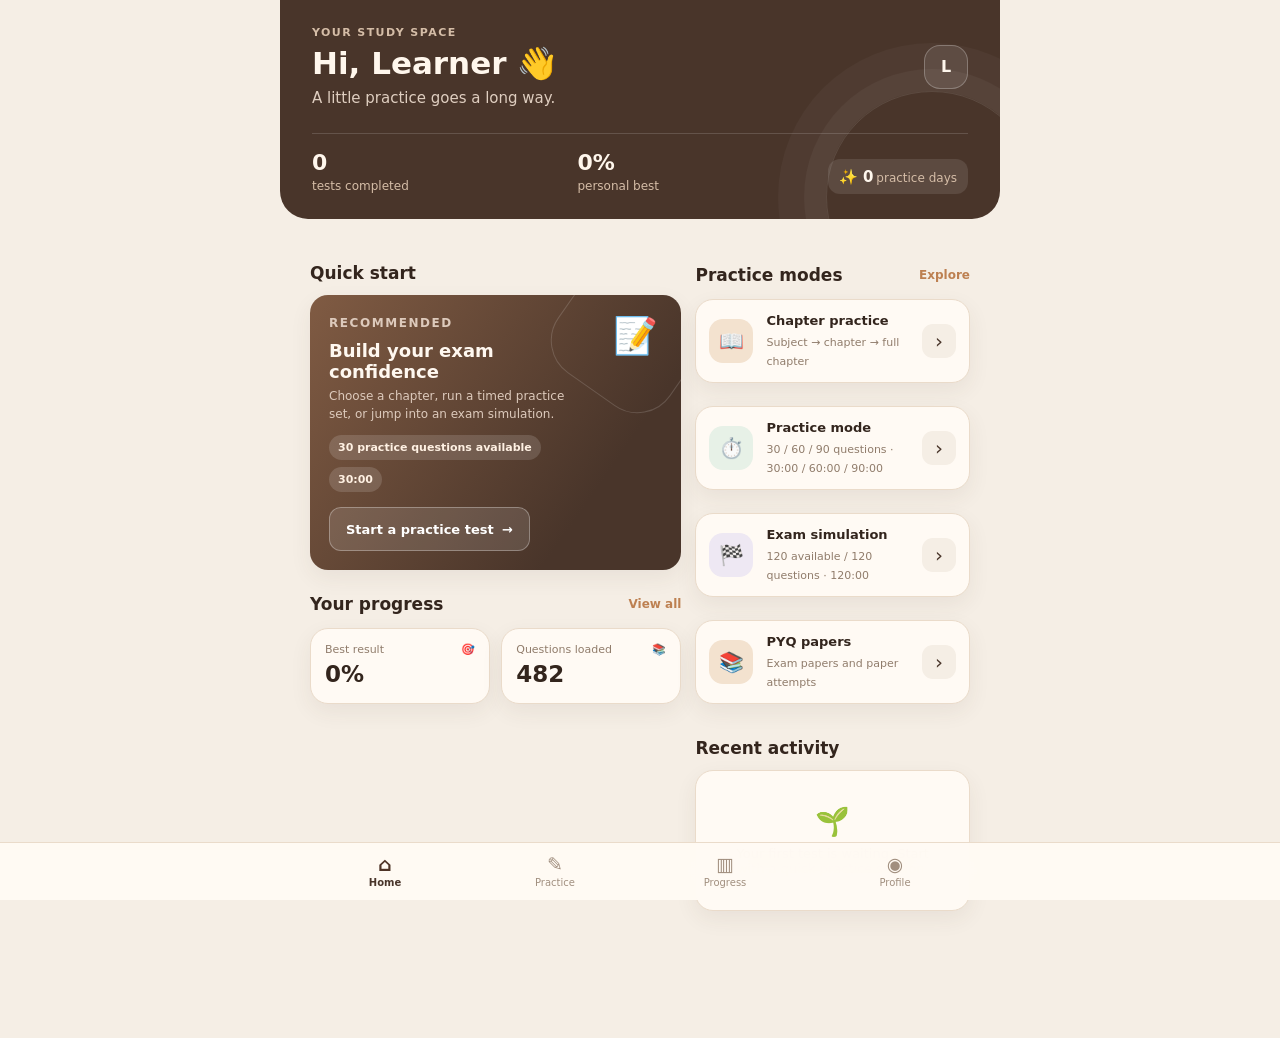
<file: index.html>
<!doctype html>
<html lang="en">
  <head>
    <meta charset="utf-8">
    <meta name="viewport" content="width=device-width, initial-scale=1, viewport-fit=cover">
    <meta name="theme-color" content="#49352a">
    <meta name="description" content="A focused, mobile-first exam practice app.">
    <link rel="manifest" href="./manifest.json">
    <link rel="icon" href="./icon.svg" type="image/svg+xml">
    <title>Exam Practice</title>
    <link rel="stylesheet" href="./styles.css">
    <script src="./config.js"></script>
    <script type="module" src="./app.js?v=1.0.6"></script>
  </head>
  <body>
    <main id="app" aria-live="polite"></main>
  </body>
</html>
</file>
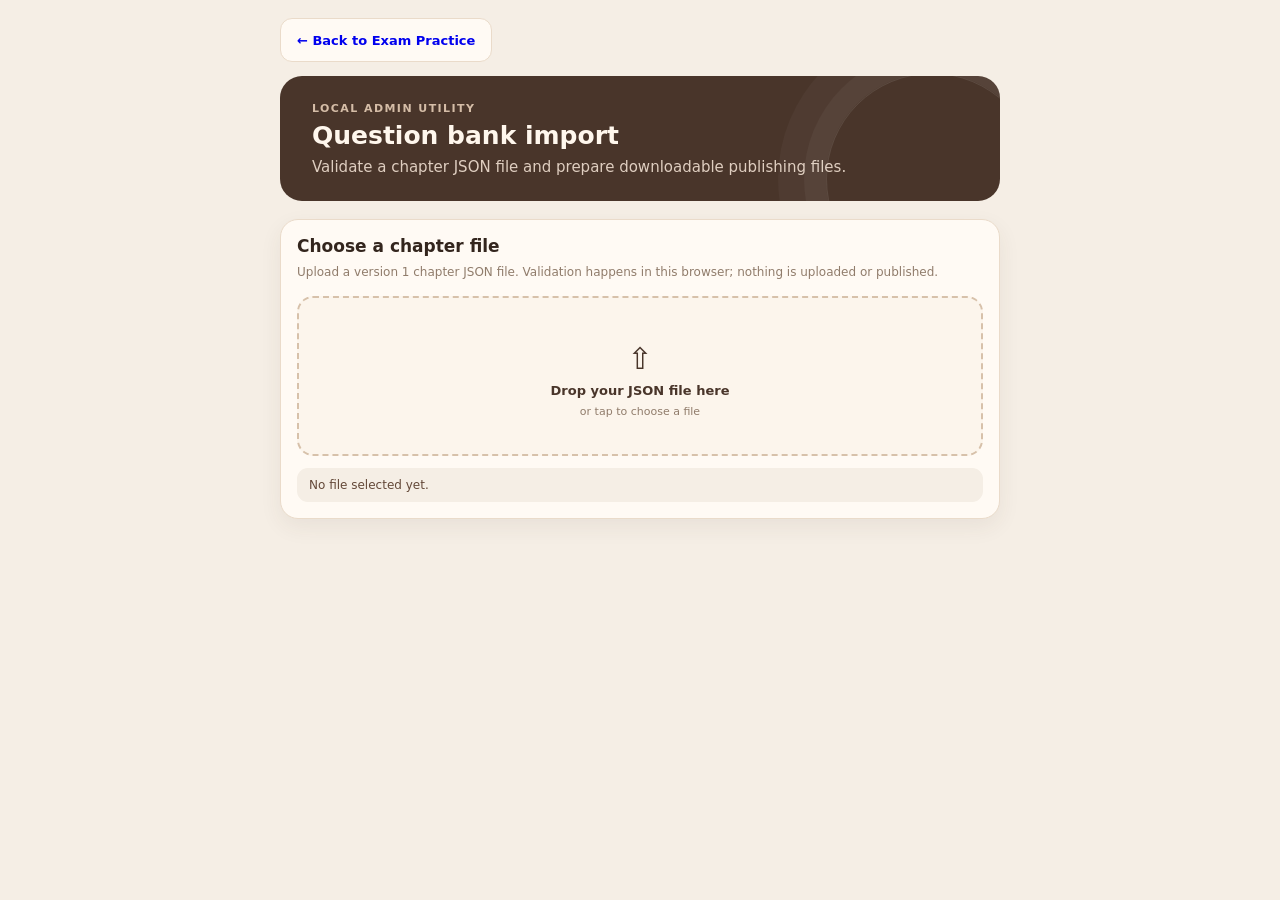
<file: admin/import.html>
<!doctype html>
<html lang="en">
  <head>
    <meta charset="utf-8">
    <meta name="viewport" content="width=device-width, initial-scale=1, viewport-fit=cover">
    <meta name="theme-color" content="#49352a">
    <title>Question Bank Import · Exam Practice</title>
    <link rel="stylesheet" href="../styles.css">
    <link rel="stylesheet" href="./import.css">
    <script src="../config.js"></script>
    <script type="module" src="./import.js"></script>
  </head>
  <body>
    <main class="import-shell">
      <a class="button back-link" href="../index.html">← Back to Exam Practice</a>
      <header class="hero import-hero">
        <p class="eyebrow">Local admin utility</p>
        <h1>Question bank import</h1>
        <p class="hero-copy">Validate a chapter JSON file and prepare downloadable publishing files.</p>
      </header>
      <section class="card">
        <h2>Choose a chapter file</h2>
        <p class="help-copy">Upload a version 1 chapter JSON file. Validation happens in this browser; nothing is uploaded or published.</p>
        <label class="drop-zone" id="drop-zone">
          <input id="chapter-file" type="file" accept=".json,application/json">
          <span class="drop-icon">⇧</span>
          <strong>Drop your JSON file here</strong>
          <span>or tap to choose a file</span>
        </label>
        <div id="validation-status" class="validation-status" role="status">No file selected yet.</div>
        <div id="validation-errors" class="validation-errors hidden"></div>
      </section>
      <section id="preview" class="hidden">
        <div class="section-heading"><h2>Chapter preview</h2><span id="preview-count" class="pill"></span></div>
        <article id="chapter-summary" class="card"></article>
        <div id="question-preview"></div>
        <div class="card publishing-note">
          <strong>Validation is not publication</strong>
          <p>Download these files, add them to the configured question-bank repository, update the catalogue, and publish the changes. A static site cannot securely upload files to GitHub.</p>
        </div>
        <div class="download-actions">
          <button id="download-chapter" class="button button-primary">Download chapter JSON</button>
          <button id="download-catalog" class="button">Download updated index.json</button>
        </div>
      </section>
    </main>
  </body>
</html>
</file>
<file: styles.css>
:root {
  color-scheme: light;
  --bg: #f5eee5;
  --surface: #fffaf4;
  --line: #eadbca;
  --ink: #33251d;
  --muted: #907c6b;
  --brown: #49352a;
  --brown-soft: #634838;
  --accent: #bd8051;
  --accent-light: #f3e2cf;
  --green: #4c805d;
  --green-light: #e7f1e7;
  --red: #bd6050;
  --red-light: #f8e9e4;
  --purple: #82649a;
  --shadow: 0 8px 22px rgb(74 52 38 / 7%);
  font-family: system-ui, -apple-system, "Segoe UI", sans-serif;
  font-synthesis: none;
  text-rendering: optimizeLegibility;
}
@media (max-width: 380px) {
  .bank-status { align-items: flex-start; flex-direction: column; }
  .bank-status .button { width: 100%; }
}

* { box-sizing: border-box; }
body {
  margin: 0;
  min-width: 320px;
  min-height: 100vh;
  background: var(--bg);
  color: var(--ink);
}
button, input { font: inherit; }
button { color: inherit; }
button:focus-visible, input:focus-visible {
  outline: 3px solid #d69b6a;
  outline-offset: 2px;
}
#app {
  width: min(100%, 720px);
  min-height: 100vh;
  margin: 0 auto;
  padding-bottom: calc(91px + env(safe-area-inset-bottom, 0px));
}
.page { padding: 0 20px 24px; }
.hero {
  position: relative;
  overflow: hidden;
  margin: 0 -20px 22px;
  padding: calc(26px + env(safe-area-inset-top, 0px)) 22px 25px;
  color: #fff7ed;
  background: var(--brown);
  border-radius: 0 0 28px 28px;
}
.hero::after {
  position: absolute;
  right: -38px;
  bottom: -84px;
  width: 210px;
  height: 210px;
  border: 1px solid rgb(255 255 255 / 10%);
  border-radius: 50%;
  box-shadow: 0 0 0 22px rgb(255 255 255 / 4%), 0 0 0 48px rgb(255 255 255 / 3%);
  content: "";
}
.hero-top, .row, .section-heading, .test-head, .bottom-actions, .profile-row {
  display: flex;
  align-items: center;
  justify-content: space-between;
  gap: 12px;
}
.eyebrow {
  margin: 0 0 6px;
  color: var(--muted);
  font-size: 11px;
  font-weight: 700;
  letter-spacing: .13em;
  text-transform: uppercase;
}
.hero .eyebrow { color: #d5bda7; }
h1, h2, h3, p { margin-top: 0; }
h1, h2, h3 { font-family: system-ui, -apple-system, "Segoe UI", sans-serif; }
.hero h1 { max-width: 350px; margin-bottom: 7px; font-size: 27px; line-height: 1.2; }
.hero-copy { margin: 0; color: #dfcec0; font-size: 14px; }
.avatar-button {
  z-index: 1;
  display: grid;
  width: 44px;
  height: 44px;
  flex: 0 0 44px;
  place-items: center;
  border: 1px solid rgb(255 255 255 / 25%);
  border-radius: 16px;
  color: #fff7ed;
  background: rgb(255 255 255 / 9%);
  font-size: 16px;
  font-weight: 700;
}
.hero-progress {
  position: relative;
  z-index: 1;
  display: flex;
  align-items: end;
  justify-content: space-between;
  gap: 16px;
  margin-top: 26px;
  padding-top: 16px;
  border-top: 1px solid rgb(255 255 255 / 15%);
}
.hero-progress strong { display: block; font: 800 22px system-ui, sans-serif; }
.hero-progress span { color: #d5bda7; font-size: 12px; }
.streak { padding: 8px 11px; border-radius: 12px; background: rgb(255 255 255 / 10%); }
.streak strong { display: inline; margin-right: 3px; font-size: 15px; }
.section-heading { margin: 23px 0 12px; }
.section-heading h2 { margin: 0; font-size: 17px; }
.section-heading button {
  padding: 5px 0;
  border: 0;
  color: var(--accent);
  background: transparent;
  font-size: 12px;
  font-weight: 700;
}
.card {
  margin-bottom: 12px;
  padding: 16px;
  border: 1px solid var(--line);
  border-radius: 18px;
  background: var(--surface);
  box-shadow: var(--shadow);
}
.primary-card {
  position: relative;
  overflow: hidden;
  padding: 19px;
  border: 0;
  color: #fff8f0;
  background: linear-gradient(125deg, #805b43, #49352a 75%);
}
.primary-card::after {
  position: absolute;
  top: -30px;
  right: -18px;
  width: 135px;
  height: 135px;
  border: 1px solid rgb(255 255 255 / 15%);
  border-radius: 40px;
  content: "";
  transform: rotate(35deg);
}
.primary-card .card-content { position: relative; z-index: 1; max-width: 73%; }
.primary-card h3 { margin: 8px 0 5px; font-size: 18px; }
.primary-card p { margin: 0; color: #ddcabc; font-size: 12px; line-height: 1.5; }
.primary-card .card-icon { position: absolute; top: 20px; right: 23px; font-size: 36px; }
.pill-row { display: flex; flex-wrap: wrap; gap: 7px; margin-top: 12px; }
.pill {
  display: inline-flex;
  align-items: center;
  min-height: 25px;
  padding: 4px 9px;
  border-radius: 99px;
  color: var(--brown-soft);
  background: var(--accent-light);
  font-size: 11px;
  font-weight: 600;
}
.primary-card .pill { color: #fff1e3; background: rgb(255 255 255 / 14%); }
.button {
  display: inline-flex;
  min-height: 44px;
  align-items: center;
  justify-content: center;
  gap: 8px;
  padding: 0 16px;
  border: 1px solid var(--line);
  border-radius: 12px;
  background: var(--surface);
  font-size: 13px;
  font-weight: 700;
  cursor: pointer;
  transition: transform .15s ease, background .15s ease;
}
.button:active { transform: scale(.98); }
.button-primary { border-color: var(--brown); color: white; background: var(--brown); }
.button-light { border-color: rgb(255 255 255 / 30%); color: white; background: rgb(255 255 255 / 12%); }
.button-full { width: 100%; }
.primary-card .button { margin-top: 15px; }
.stats-grid { display: grid; grid-template-columns: repeat(2, 1fr); gap: 11px; }
.stat-card { margin: 0; padding: 14px; }
.stat-card span { display: block; color: var(--muted); font-size: 11px; }
.stat-card strong { display: block; margin: 5px 0 2px; font: 800 23px system-ui, sans-serif; }
.stat-card small { display: block; margin-top: 5px; color: var(--muted); font-size: 10px; line-height: 1.4; }
.stat-icon { float: right; font-size: 19px; }
.mode-list { display: grid; gap: 10px; }
.mode-card { display: flex; align-items: center; gap: 13px; padding: 13px; }
.mode-icon {
  display: grid;
  width: 44px;
  height: 44px;
  flex: 0 0 44px;
  place-items: center;
  border-radius: 14px;
  background: var(--accent-light);
  font-size: 20px;
}
.mode-icon.green { background: var(--green-light); }
.mode-icon.purple { background: #eee8f3; }
.mode-copy { min-width: 0; flex: 1; }
.mode-copy strong { display: block; margin-bottom: 3px; font-size: 13px; }
.mode-copy span { color: var(--muted); font-size: 11px; }
.arrow-button {
  display: grid;
  width: 34px;
  height: 34px;
  flex: 0 0 34px;
  place-items: center;
  border: 0;
  border-radius: 11px;
  color: var(--brown);
  background: #f5eee5;
  font-size: 20px;
}
.chapter-card { display: flex; align-items: center; gap: 13px; }
.chapter-card .mode-copy span { display: block; }
.chapter-progress { height: 5px; margin-top: 9px; overflow: hidden; border-radius: 8px; background: #efe6db; }
.chapter-progress i { display: block; height: 100%; border-radius: inherit; background: var(--green); }
.empty-state { padding: 18px; color: var(--muted); text-align: center; font-size: 13px; }
.empty-state .empty-icon { display: block; margin-bottom: 8px; font-size: 28px; }
.recent-row { display: flex; align-items: center; gap: 12px; padding: 11px 0; border-top: 1px solid var(--line); }
.recent-row:first-child { border-top: 0; }
.recent-icon { display: grid; width: 38px; height: 38px; place-items: center; border-radius: 12px; background: var(--accent-light); }
.recent-copy { min-width: 0; flex: 1; }
.recent-copy strong { display: block; overflow: hidden; font-size: 12px; text-overflow: ellipsis; white-space: nowrap; }
.recent-copy span, .recent-score span { color: var(--muted); font-size: 11px; }
.recent-score { text-align: right; }
.recent-score strong { display: block; font: 700 14px system-ui, sans-serif; }
.tabbar {
  position: fixed;
  z-index: 10;
  right: 0;
  bottom: 0;
  left: 0;
  display: flex;
  justify-content: center;
  padding: 8px 10px calc(8px + env(safe-area-inset-bottom, 0px));
  border-top: 1px solid var(--line);
  background: rgb(255 250 244 / 96%);
  backdrop-filter: blur(16px);
}
.tabbar-inner { display: grid; width: min(100%, 680px); grid-template-columns: repeat(4, 1fr); }
.tab-button {
  display: grid;
  justify-items: center;
  gap: 3px;
  padding: 4px 0;
  border: 0;
  color: #a18f7f;
  background: transparent;
  font-size: 10px;
}
.tab-button .tab-icon { font-size: 19px; line-height: 1; }
.tab-button.active { color: var(--brown); font-weight: 700; }
.tab-button.active .tab-icon { filter: saturate(1.3); }
.page-title { margin: 25px 0 16px; font-size: 22px; }
.page-subtitle { margin: -9px 0 20px; color: var(--muted); font-size: 13px; }
.chapter-list { display: grid; gap: 10px; }
.subject-heading { margin: 17px 2px 8px; color: var(--muted); font-size: 12px; letter-spacing: .08em; text-transform: uppercase; }
.bank-status { display: flex; align-items: center; justify-content: space-between; gap: 12px; margin: 12px 0 16px; color: var(--muted); font-size: 11px; }
.bank-status .button { min-height: 36px; flex: 0 0 auto; padding: 0 11px; font-size: 10px; }
.availability-note { padding: 10px 12px; border-radius: 11px; color: var(--brown-soft) !important; background: var(--accent-light); }
.developer-credit { margin: 8px 0 18px; color: var(--muted); text-align: center; font-size: 11px; }
.button:disabled, .arrow-button:disabled { opacity: .45; cursor: not-allowed; }
.chapter-list-card { display: flex; align-items: center; gap: 12px; padding: 14px; }
.chapter-number {
  display: grid;
  width: 40px;
  height: 40px;
  flex: 0 0 40px;
  place-items: center;
  border-radius: 13px;
  color: var(--brown);
  background: var(--accent-light);
  font: 700 13px system-ui, sans-serif;
}
.chapter-list-card .mode-copy strong { font-size: 12px; }
.chapter-list-card .mode-copy span { font-size: 10px; }
.test-screen { min-height: 100vh; padding-bottom: calc(100px + env(safe-area-inset-bottom, 0px)); }
.test-header {
  padding: calc(14px + env(safe-area-inset-top, 0px)) 20px 13px;
  color: #fff8f0;
  background: var(--brown);
}
.test-head { justify-content: flex-start; }
.back-button {
  display: grid;
  width: 38px;
  height: 38px;
  flex: 0 0 38px;
  place-items: center;
  border: 1px solid rgb(255 255 255 / 20%);
  border-radius: 12px;
  color: #fff8f0;
  background: rgb(255 255 255 / 8%);
  font-size: 19px;
}
.test-name { min-width: 0; flex: 1; }
.test-name strong { display: block; overflow: hidden; font-size: 13px; text-overflow: ellipsis; white-space: nowrap; }
.test-name span { color: #d7c5b6; font-size: 10px; }
.timer {
  min-width: 68px;
  padding: 6px 8px;
  border-radius: 10px;
  color: var(--ink);
  background: #fffaf4;
  text-align: center;
}
.timer span { display: block; color: var(--muted); font-size: 9px; }
.timer strong { font: 700 14px system-ui, sans-serif; font-variant-numeric: tabular-nums; }
.timer.urgent { color: var(--red); }
.test-meta { display: flex; justify-content: space-between; align-items: center; padding: 12px 20px; background: #f0e4d6; font-size: 11px; }
.test-meta strong { font-size: 12px; }
.test-content { padding: 18px 20px 24px; }
.question-progress { height: 5px; margin-bottom: 18px; overflow: hidden; border-radius: 5px; background: #e8dbcb; }
.question-progress i { display: block; height: 100%; background: var(--accent); transition: width .2s ease; }
.question-label { margin: 0 0 11px; color: var(--muted); font-size: 11px; font-weight: 700; letter-spacing: .06em; text-transform: uppercase; }
.question-text { margin: 0 0 22px; font: 700 19px/1.45 system-ui, sans-serif; }
.option-list { display: grid; gap: 10px; }
.option {
  display: flex;
  min-height: 54px;
  align-items: center;
  gap: 12px;
  padding: 12px;
  border: 1.5px solid var(--line);
  border-radius: 14px;
  background: var(--surface);
  text-align: left;
  font-size: 13px;
  line-height: 1.45;
  cursor: pointer;
}
.option.selected { border-color: var(--accent); background: #f8eddf; }
.option-letter {
  display: grid;
  width: 27px;
  height: 27px;
  flex: 0 0 27px;
  place-items: center;
  border: 1px solid #dbc8b4;
  border-radius: 9px;
  color: var(--muted);
  font-size: 11px;
  font-weight: 700;
}
.option.selected .option-letter { border-color: var(--accent); color: white; background: var(--accent); }
.test-tools { display: flex; align-items: center; justify-content: space-between; gap: 9px; margin-top: 23px; }
.test-tools .button { min-height: 40px; padding: 0 11px; font-size: 11px; }
.review-button { color: var(--purple); background: #f4eff7; }
.bottom-actions {
  position: fixed;
  z-index: 4;
  right: 0;
  bottom: 0;
  left: 0;
  padding: 10px 20px calc(10px + env(safe-area-inset-bottom, 0px));
  border-top: 1px solid var(--line);
  background: rgb(255 250 244 / 97%);
  backdrop-filter: blur(14px);
}
.bottom-actions > div { display: flex; width: min(100%, 680px); justify-content: space-between; gap: 10px; margin: auto; }
.bottom-actions .button { min-height: 43px; }
.palette-overlay, .modal-overlay {
  position: fixed;
  z-index: 20;
  inset: 0;
  display: flex;
  justify-content: center;
  background: rgb(33 24 18 / 50%);
}
.palette-overlay { align-items: end; }
.palette-sheet {
  width: min(100%, 720px);
  max-height: 82vh;
  overflow: auto;
  padding: 22px 20px calc(25px + env(safe-area-inset-bottom, 0px));
  border-radius: 24px 24px 0 0;
  background: var(--surface);
}
.palette-sheet h2 { margin: 0; font-size: 18px; }
.palette-sheet p { margin: 5px 0 14px; color: var(--muted); font-size: 12px; }
.palette-grid { display: grid; grid-template-columns: repeat(5, 1fr); gap: 9px; margin: 15px 0; }
.palette-number {
  min-height: 43px;
  border: 1px solid var(--line);
  border-radius: 12px;
  background: #f4ede4;
  font-size: 12px;
  font-weight: 700;
}
.palette-number.answered { border-color: var(--green); color: white; background: var(--green); }
.palette-number.marked { border-color: var(--purple); color: white; background: var(--purple); }
.palette-number.current { outline: 3px solid #e3ae73; outline-offset: 1px; }
.modal-overlay { align-items: center; padding: 20px; }
.modal {
  width: min(100%, 410px);
  padding: 21px;
  border-radius: 20px;
  background: var(--surface);
  box-shadow: 0 20px 60px rgb(0 0 0 / 20%);
}
.modal h2 { margin: 0 0 8px; font-size: 19px; }
.modal p { margin-bottom: 14px; color: var(--muted); font-size: 12px; line-height: 1.55; }
.modal .button + .button { margin-top: 8px; }
.instruction-list { margin: 0 0 15px; padding-left: 18px; color: var(--muted); font-size: 12px; line-height: 1.7; }
.result-score {
  padding: 21px 15px;
  text-align: center;
  background: linear-gradient(135deg, #f4e6d5, #fffaf4);
}
.result-score strong { display: block; font: 800 40px system-ui, sans-serif; }
.result-score span { color: var(--muted); font-size: 12px; }
.result-grade { display: inline-block; margin-top: 8px; padding: 4px 10px; border-radius: 99px; color: var(--green); background: var(--green-light); font-size: 11px; font-weight: 700; }
.result-stats { display: grid; grid-template-columns: repeat(3, 1fr); gap: 8px; }
.result-stats div { padding: 11px 4px; border-radius: 12px; background: #f5eee5; text-align: center; }
.result-stats strong { display: block; font-size: 16px; }
.result-stats span { color: var(--muted); font-size: 10px; }
.review-card { padding: 14px; }
.review-navigation { display: flex; align-items: center; justify-content: space-between; gap: 10px; margin: 0 0 10px; }
.review-navigation span { color: var(--muted); font-size: 11px; }
.review-navigation .button { min-height: 38px; }
.review-card h3 { margin: 0 0 11px; font-size: 13px; line-height: 1.5; }
.review-answer { margin: 5px 0; padding: 8px 10px; border: 1px solid var(--line); border-radius: 10px; font-size: 11px; }
.review-answer.correct { border-color: #a7c9a8; background: var(--green-light); }
.review-answer.incorrect { border-color: #e2b3a9; background: var(--red-light); }
.review-explanation { margin: 10px 0 0; color: var(--muted); font-size: 11px; line-height: 1.5; }
.chart { display: flex; height: 160px; align-items: end; gap: 8px; padding: 15px 0 0; border-bottom: 1px solid var(--line); }
.chart-column { display: flex; height: 100%; flex: 1; flex-direction: column; justify-content: end; align-items: center; gap: 6px; }
.chart-bar { width: min(24px, 65%); min-height: 4px; border-radius: 7px 7px 2px 2px; background: var(--accent); }
.chart-column span { color: var(--muted); font-size: 9px; }
.profile-card { display: flex; align-items: center; gap: 14px; }
.profile-photo-control { position: relative; width: 64px; height: 64px; flex: 0 0 64px; }
.profile-avatar-image, .profile-avatar {
  display: grid;
  width: 64px;
  height: 64px;
  place-items: center;
  overflow: hidden;
  border-radius: 50%;
  object-fit: cover;
}
.profile-avatar { color: white; background: var(--brown); font: 700 20px system-ui, sans-serif; }
.is-hidden { display: none !important; }
.photo-upload-button {
  position: absolute;
  right: -3px;
  bottom: -3px;
  display: grid;
  width: 27px;
  height: 27px;
  place-items: center;
  border: 2px solid var(--surface);
  border-radius: 50%;
  color: white;
  background: var(--accent);
  font-size: 19px;
  font-weight: 700;
  line-height: 1;
  cursor: pointer;
}
.photo-upload-button:focus-visible { outline: 3px solid #d69b6a; outline-offset: 2px; }
.visually-hidden {
  position: absolute;
  width: 1px;
  height: 1px;
  overflow: hidden;
  clip: rect(0, 0, 0, 0);
  clip-path: inset(50%);
  white-space: nowrap;
}
.profile-card h2 { margin: 0 0 3px; font-size: 15px; }
.profile-card p { margin: 0; color: var(--muted); font-size: 11px; }
.input-label { display: block; margin: 16px 0 7px; font-size: 12px; font-weight: 700; }
.text-input { width: 100%; min-height: 45px; padding: 0 12px; border: 1px solid var(--line); border-radius: 12px; color: var(--ink); background: #fffdf9; }
.profile-row { padding: 12px 0; border-bottom: 1px solid var(--line); }
.profile-row:last-child { border-bottom: 0; }
.profile-row span { color: var(--muted); font-size: 12px; }
.profile-row strong { font-size: 12px; }
.button-danger { border-color: #e2b3a9; color: var(--red); background: #fff9f7; }
.toast {
  position: fixed;
  z-index: 30;
  right: 20px;
  bottom: calc(85px + env(safe-area-inset-bottom, 0px));
  left: 20px;
  width: fit-content;
  max-width: calc(100% - 40px);
  margin: 0 auto;
  padding: 11px 15px;
  border-radius: 12px;
  color: white;
  background: var(--brown);
  box-shadow: var(--shadow);
  font-size: 12px;
}
.hidden { display: none !important; }

@media (min-width: 640px) {
  .page { padding-right: 30px; padding-left: 30px; }
  .hero { margin-right: -30px; margin-left: -30px; padding-right: 32px; padding-left: 32px; }
  .hero h1 { font-size: 31px; }
  .hero .hero-copy { font-size: 15px; }
  .hero-grid { display: grid; grid-template-columns: 1.15fr .85fr; align-items: start; gap: 14px; }
  .hero-grid .section-heading { margin-top: 22px; }
  .mode-list { gap: 11px; }
  .palette-overlay { align-items: center; }
  .palette-sheet { max-width: 520px; border-radius: 24px; }
}
@media (prefers-reduced-motion: reduce) {
  *, *::before, *::after { scroll-behavior: auto !important; transition-duration: .01ms !important; }
}
</file>
<file: admin/import.css>
body { min-height: 100vh; }
.import-shell { width: min(100%, 760px); margin: 0 auto; padding: 18px 20px 40px; }
.back-link { margin: 0 0 14px; text-decoration: none; }
.import-hero { margin: 0 0 18px; border-radius: 22px; }
.import-hero h1 { margin-bottom: 7px; font-size: 25px; }
.import-shell .card h2 { margin-bottom: 7px; font-size: 17px; }
.help-copy, .publishing-note p { margin: 0 0 14px; color: var(--muted); font-size: 12px; line-height: 1.55; }
.drop-zone {
  display: grid;
  min-height: 160px;
  place-content: center;
  justify-items: center;
  gap: 7px;
  border: 2px dashed #d7c1aa;
  border-radius: 16px;
  color: var(--brown);
  background: #fcf5ec;
  text-align: center;
  cursor: pointer;
}
.drop-zone.dragging { border-color: var(--accent); background: var(--accent-light); }
.drop-zone input { width: 1px; height: 1px; overflow: hidden; opacity: 0; }
.drop-icon { font-size: 30px; }
.drop-zone strong { font-size: 13px; }
.drop-zone span:last-child { color: var(--muted); font-size: 11px; }
.validation-status { margin-top: 12px; padding: 10px 12px; border-radius: 11px; color: var(--brown-soft); background: #f5eee5; font-size: 12px; }
.validation-status.success { color: #315e3c; background: var(--green-light); }
.validation-status.error { color: #903f35; background: var(--red-light); }
.validation-status.warning { color: #73502e; background: var(--accent-light); }
.validation-errors { margin-top: 10px; padding: 12px; border-radius: 12px; color: #903f35; background: var(--red-light); font-size: 12px; }
.validation-errors ul { margin: 0; padding-left: 18px; }
.chapter-summary-grid { display: grid; grid-template-columns: repeat(3, 1fr); gap: 8px; margin-top: 12px; }
.chapter-summary-grid div { padding: 10px; border-radius: 11px; background: #f5eee5; }
.chapter-summary-grid span { display: block; color: var(--muted); font-size: 10px; }
.chapter-summary-grid strong { display: block; margin-top: 3px; overflow-wrap: anywhere; font-size: 12px; }
.preview-question { padding: 13px; }
.preview-question h3 { margin: 0 0 8px; font-size: 12px; line-height: 1.5; }
.preview-option { padding: 6px 8px; border-radius: 8px; font-size: 11px; }
.preview-option.correct { color: #315e3c; background: var(--green-light); }
.publishing-note { margin-top: 12px; border-color: #e7d0b7; background: #fff7ed; }
.publishing-note strong { font-size: 12px; }
.publishing-note p { margin: 5px 0 0; }
.download-actions { display: grid; grid-template-columns: 1fr 1fr; gap: 10px; margin-bottom: 22px; }
@media (max-width: 440px) {
  .download-actions { grid-template-columns: 1fr; }
  .chapter-summary-grid { grid-template-columns: 1fr; }
}
</file>
